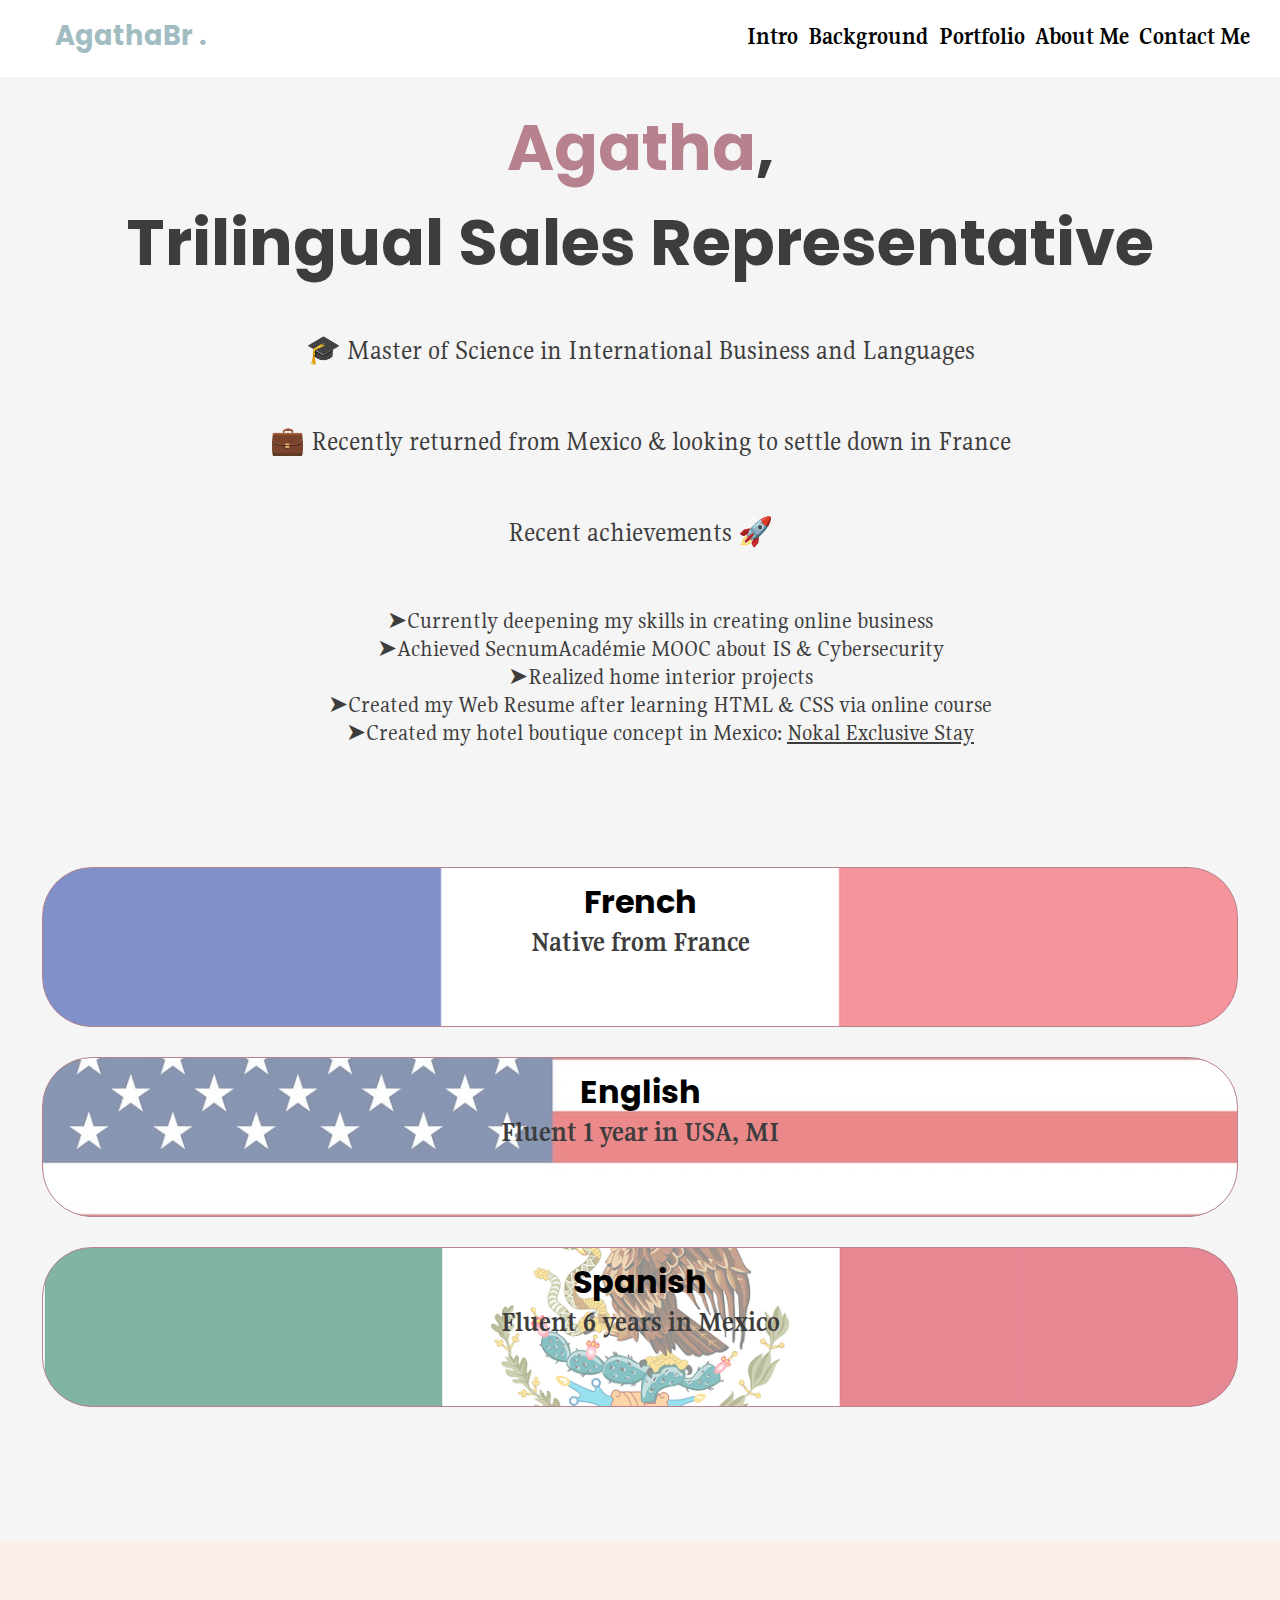
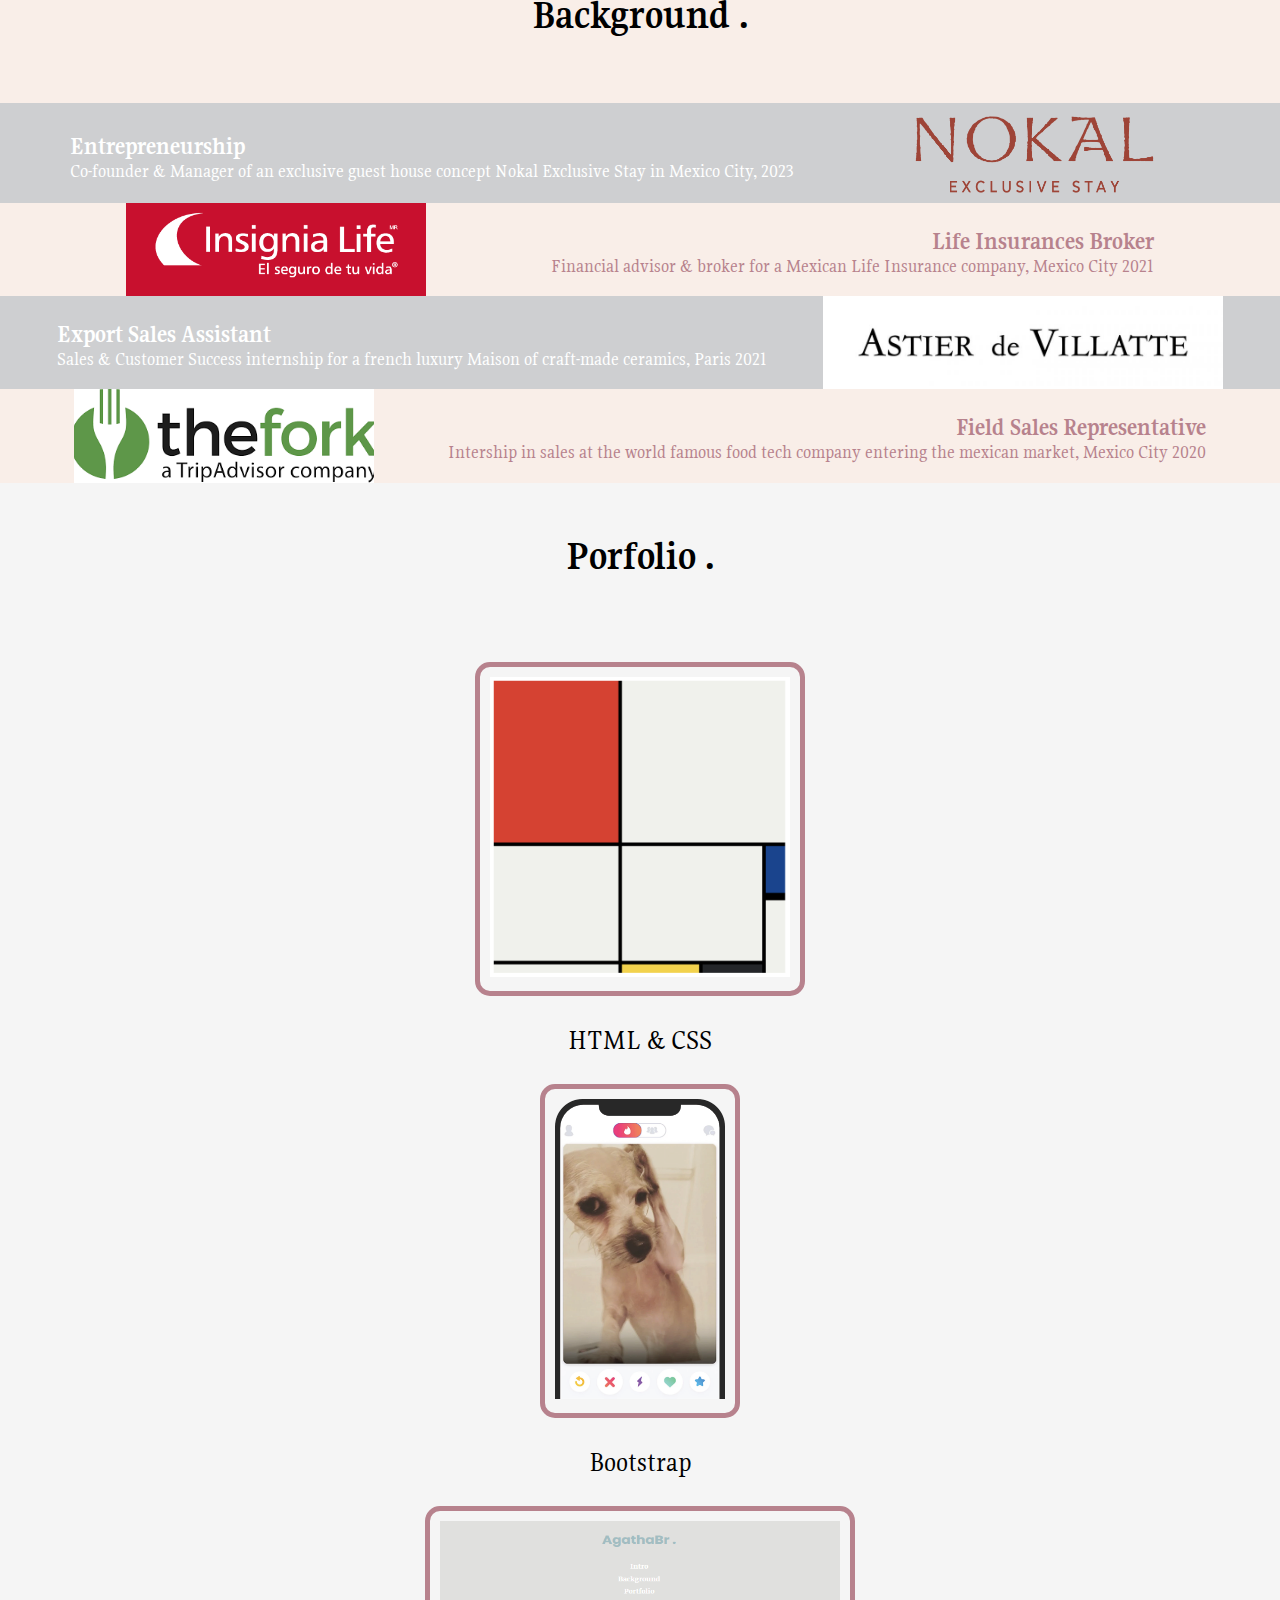
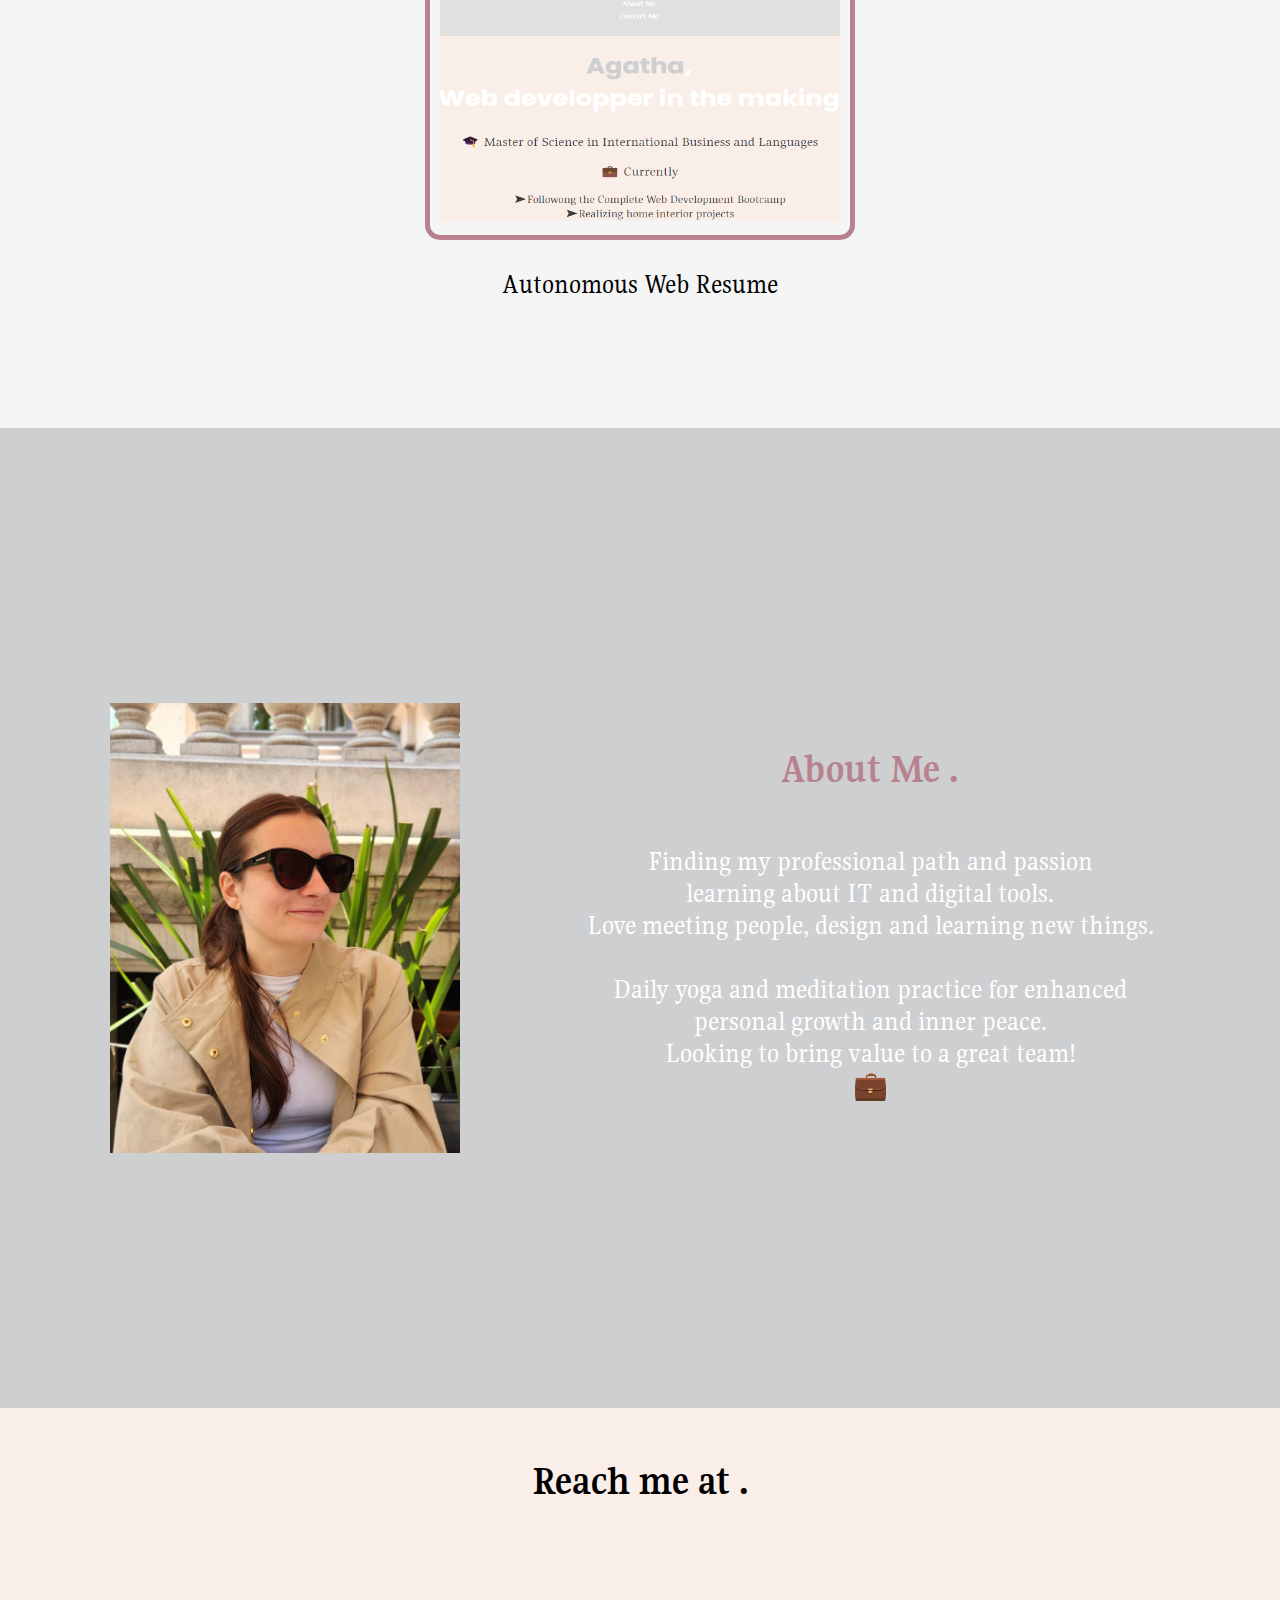
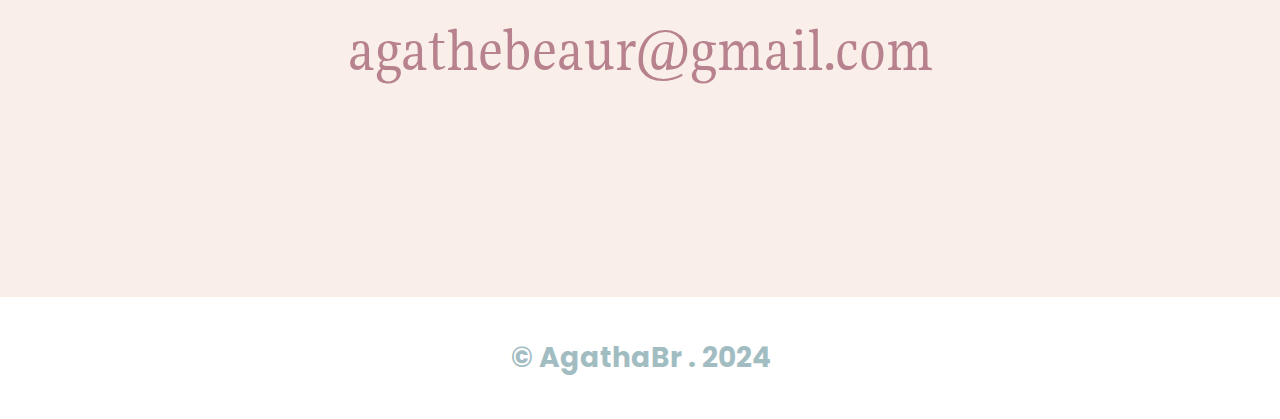
<file: index.html>
<!DOCTYPE html>
<html lang="en">
<head>
    <meta charset="UTF-8">
    <meta name="viewport" content="width=device-width, initial-scale=1.0">
    <title>AgathaBr Web Resume</title>
    <link rel="stylesheet" href="./style.css">
    <link rel="preconnect" href="https://fonts.googleapis.com">
    <link rel="preconnect" href="https://fonts.gstatic.com" crossorigin>
<link href="https://fonts.googleapis.com/css2?family=Gupter:wght@400;500;700&family=Noto+Sans+Cypro+Minoan&family=Poppins:ital,wght@0,100;0,200;0,300;0,400;0,500;0,600;0,700;0,800;0,900;1,100;1,200;1,300;1,400;1,500;1,600;1,700;1,800;1,900&display=swap" rel="stylesheet">
<link rel="preconnect" href="https://fonts.googleapis.com">
<link rel="preconnect" href="https://fonts.gstatic.com" crossorigin>
    <link href="https://fonts.googleapis.com/css2?family=Gupter:wght@400;500;700&family=Noto+Sans+Cypro+Minoan&family=Poppins:ital,wght@0,100;0,200;0,300;0,400;0,500;0,600;0,700;0,800;0,900;1,100;1,200;1,300;1,400;1,500;1,600;1,700;1,800;1,900&display=swap" rel="stylesheet"> 
<link rel="preconnect" href="https://fonts.googleapis.com">
<link rel="preconnect" href="https://fonts.gstatic.com" crossorigin>
    <link href="https://fonts.googleapis.com/css2?family=Gupter:wght@400;500;700&family=Noto+Sans+Cypro+Minoan&family=Noto+Serif+Khitan+Small+Script&family=Poppins:ital,wght@0,100;0,200;0,300;0,400;0,500;0,600;0,700;0,800;0,900;1,100;1,200;1,300;1,400;1,500;1,600;1,700;1,800;1,900&display=swap" rel="stylesheet">
</head>

<body>
    <header>
       <div class="container">
            <a href="index.html"><p class="logo">AgathaBr .</p></a>
            <nav>
                <a href="#intro">Intro</a>
                <a href="#background">Background</a>
                <a href="#portfolio">Portfolio</a>
                <a href="#about-me">About Me</a>
                <a href="#contact">Contact Me</a>
            </nav>
        </div>
    </header>

    <section id="intro">
        <div class="container">
        <h1><span class="color-accent">Agatha</span>, <br/>
            Trilingual Sales Representative</h1>
        <p>🎓 Master of Science in International Business and Languages</p>
        <p>💼 Recently returned from Mexico & looking to settle down in France</p>

        <p>Recent achievements 🚀
                <ul>
                    <li>➤Currently deepening my skills in creating online business</li>
                    <li>➤Achieved SecnumAcadémie MOOC about IS & Cybersecurity</li>
                    <li>➤Realized home interior projects</li>
                    <li>➤Created my Web Resume after learning HTML & CSS via online course</li>
                    <li>➤Created my hotel boutique concept in Mexico: <a href="https://nokal.com.mx/">Nokal Exclusive Stay</a></li>
                </ul>
        </p>    
         </div>

            <div class="languages">
                <div class="flag">
                    <h3 class="french">French</h3>
                    <p>Native from France</p>
                </div>
                <div class="flag">
                    <h3 class="usa">English</h3>
                    <p>Fluent 1 year in USA, MI</p>
                </div>
                <div class="flag">
                    <h3 class="mexican">Spanish</h3>
                    <p>Fluent 6 years in Mexico</p>
                </div>
            </div>
    </section>

    <section id="background">
            <h2>Background .</h2>
                <div class="nokal">
                    <div class="img-container"></div>
                    <div class="texto">
                        <h3>Entrepreneurship</h3>
                            <p>Co-founder & Manager of an exclusive guest house concept Nokal Exclusive Stay in Mexico City, 2023</p>
                    </div>
                </div>
                <div class="il">
                    <div class="img-container"></div>
                    <div class="il-texto">
                        <h3>Life Insurances Broker</h3>
                            <p>Financial advisor & broker for a Mexican Life Insurance company, Mexico City 2021</p>
                    </div>
                </div>
                <div class="adv">
                    <div class="img-container"></div>
                    <div class="texto">
                        <h3>Export Sales Assistant</h3>
                            <p>Sales & Customer Success internship for a french luxury Maison of craft-made ceramics, Paris 2021</p>
                    </div>
                </div>
                <div class="thefork">
                    <div class="img-container"></div>
                    <div class="texto">
                        <h3>Field Sales Representative</h3>
                            <p>Intership in sales at the world famous food tech company entering the mexican market, Mexico City 2020</p>
                    </div>
                </div>
    </section>

    <section id="portfolio">
        <h2>Porfolio .</h2>
        <div class="container">
            <a href="10.3 Mondrian Project/index.html"><img src="./10.3 Mondrian Project/goal.png" height="300px" alt="Mondiran project goal"></a>
                <p>HTML & CSS</p>
            <a href="11.3 TinDog Project/index.html"><img src="./11.3 TinDog Project/images/iphone.png" height="300px" alt="Tindog project"></a>
                <p>Bootstrap</p>
            <a href="index.html"><img src="./Images/Web-resume.png" height="300px" width="400px" alt="Web resume picture"></a>
                <p>Autonomous Web Resume</p>
        </div>
    </section>  
    
    <section id="about-me">
        <div class="container">
        <div class="pic-of-me"></div>
        <div class="text">
            <h2>About Me .</h2>
            <p>Finding my professional path and passion
                <br/>
                learning about IT and digital tools.
                <br/>
                Love meeting people, design and learning new things.
                <br/>
                </br>
                Daily yoga and meditation practice for enhanced personal growth and inner peace.
                </br>
                Looking to bring value to a great team!
                </br>
                💼
            </p>
        </div>
        </div>
    </section>

    <section id="contact">
        <h2>Reach me at .</h2>
        <a href="mailto:agathebaur@gmail.com"><p>agathebeaur@gmail.com</p></a>
    </section>

    <footer>
        <div class="container">
            <p>&copy; AgathaBr . 2024</p>
        </div>
    </footer>
</body>
</html>
</file>
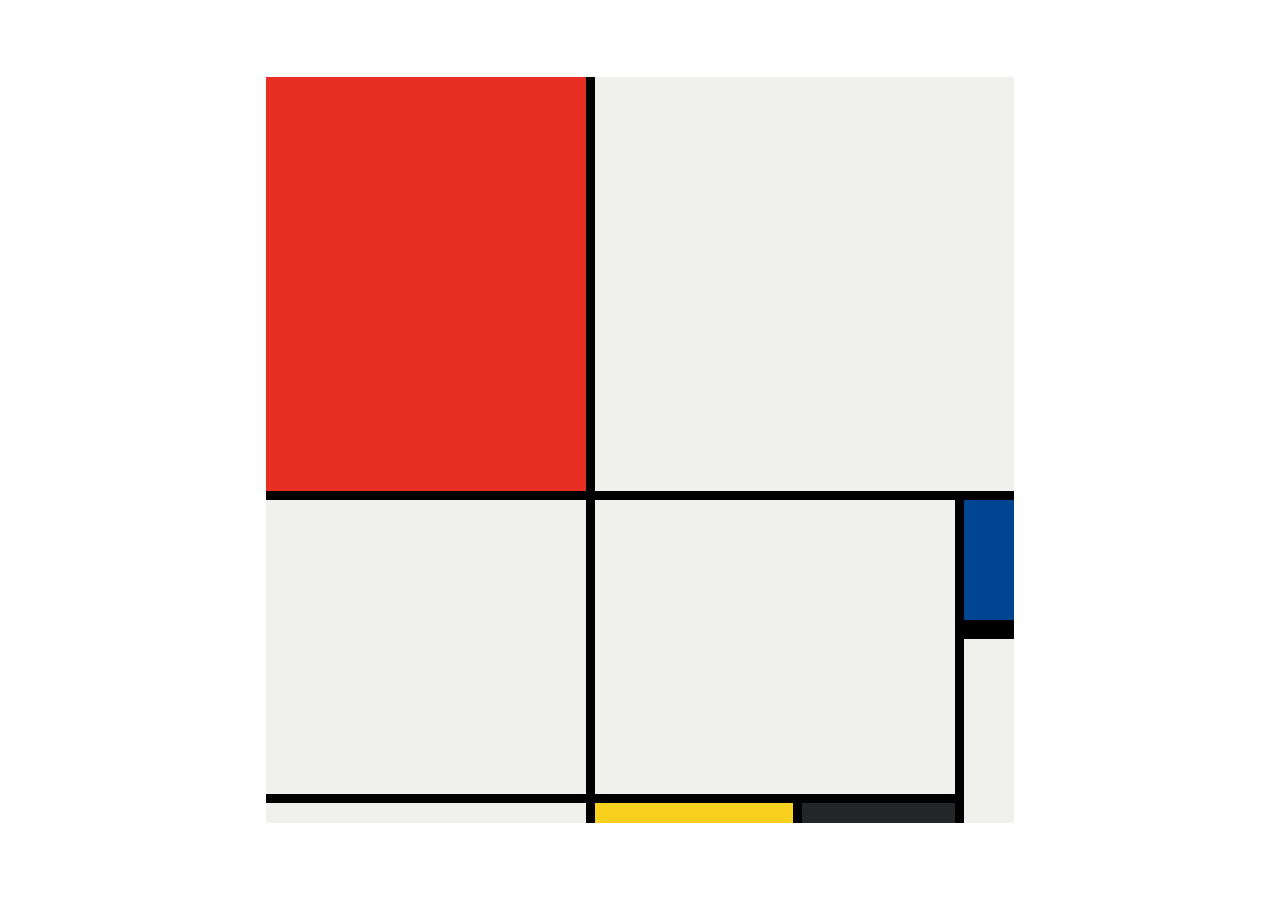
<file: 10.3 Mondrian Project/index.html>
<!DOCTYPE html>
<html lang="en">

<head>
  <meta charset="UTF-8">
  <meta name="viewport" content="width=device-width, initial-scale=1.0">
  <title>Mondrian Project</title>
  <style>
    /*
    Write your CSS here
    Gap Colour:
    White: #F0F1EC
    Red: #E72F24
    Black: #232629
    Blue: #004592
    Yellow: #F9D01E */

    body {
      display: flex;
      justify-content: center;
      align-items: center;  
      height: 100vh;
      margin: 0;
      padding: 0;
     }

    .container {
      display: grid;
      background-color: #000;
      gap: 9px;
      grid-template-columns:320px 198px 153px 50px;
      grid-template-rows: 414px 130px 155px 20px;
      max-width: 748px;
      max-height: 748px;
      justify-content: center;

        .Red {
          background-color: #E72F24;
          grid-area: 1/1/2/2;
        }

        .White1 {
          background-color:#F0F1EC;
          grid-column: span 3;
          grid-row: auto;
        }

        .White2 {
          background-color:#F0F1EC;
          grid-area: 2/1/4/2;
        }

        .White3 {
          background-color:#F0F1EC;
          grid-column: span 2;
          grid-row: span 2;
        }

        .Blue {
          background-color: #004592;
          grid-area: 2/4/3/5;
          border: 9px solid black;
          border-width: 0px 0px 10px 0px;
        }

        .White4 {
          background-color:#F0F1EC;
          grid-area: 4/1/4/2;
        }

        .Yellow {
          background-color: #F9D01E;
          grid-area: 4/2/5/3;
        }

        .Grey {
          background-color: #232629;
          grid-area: 4/3/5/4;
        }

        .White5 {
          background-color: #F0F1EC;
          grid-area: 3/4/5/5;
        }
    }
  </style>
</head>


<body>
  <div class="container">
    <div class="Red"> </div>
    <div class="White1"> </div>
    <div class="White2"> </div>
    <div class="White3"> </div>
    <div class="Blue"> </div>
    <div class="White4"> </div>
    <div class="Yellow"> </div>
    <div class="Grey"> </div>
    <div class="White5"> </div>
  </div>
</body>
</html>
</file>
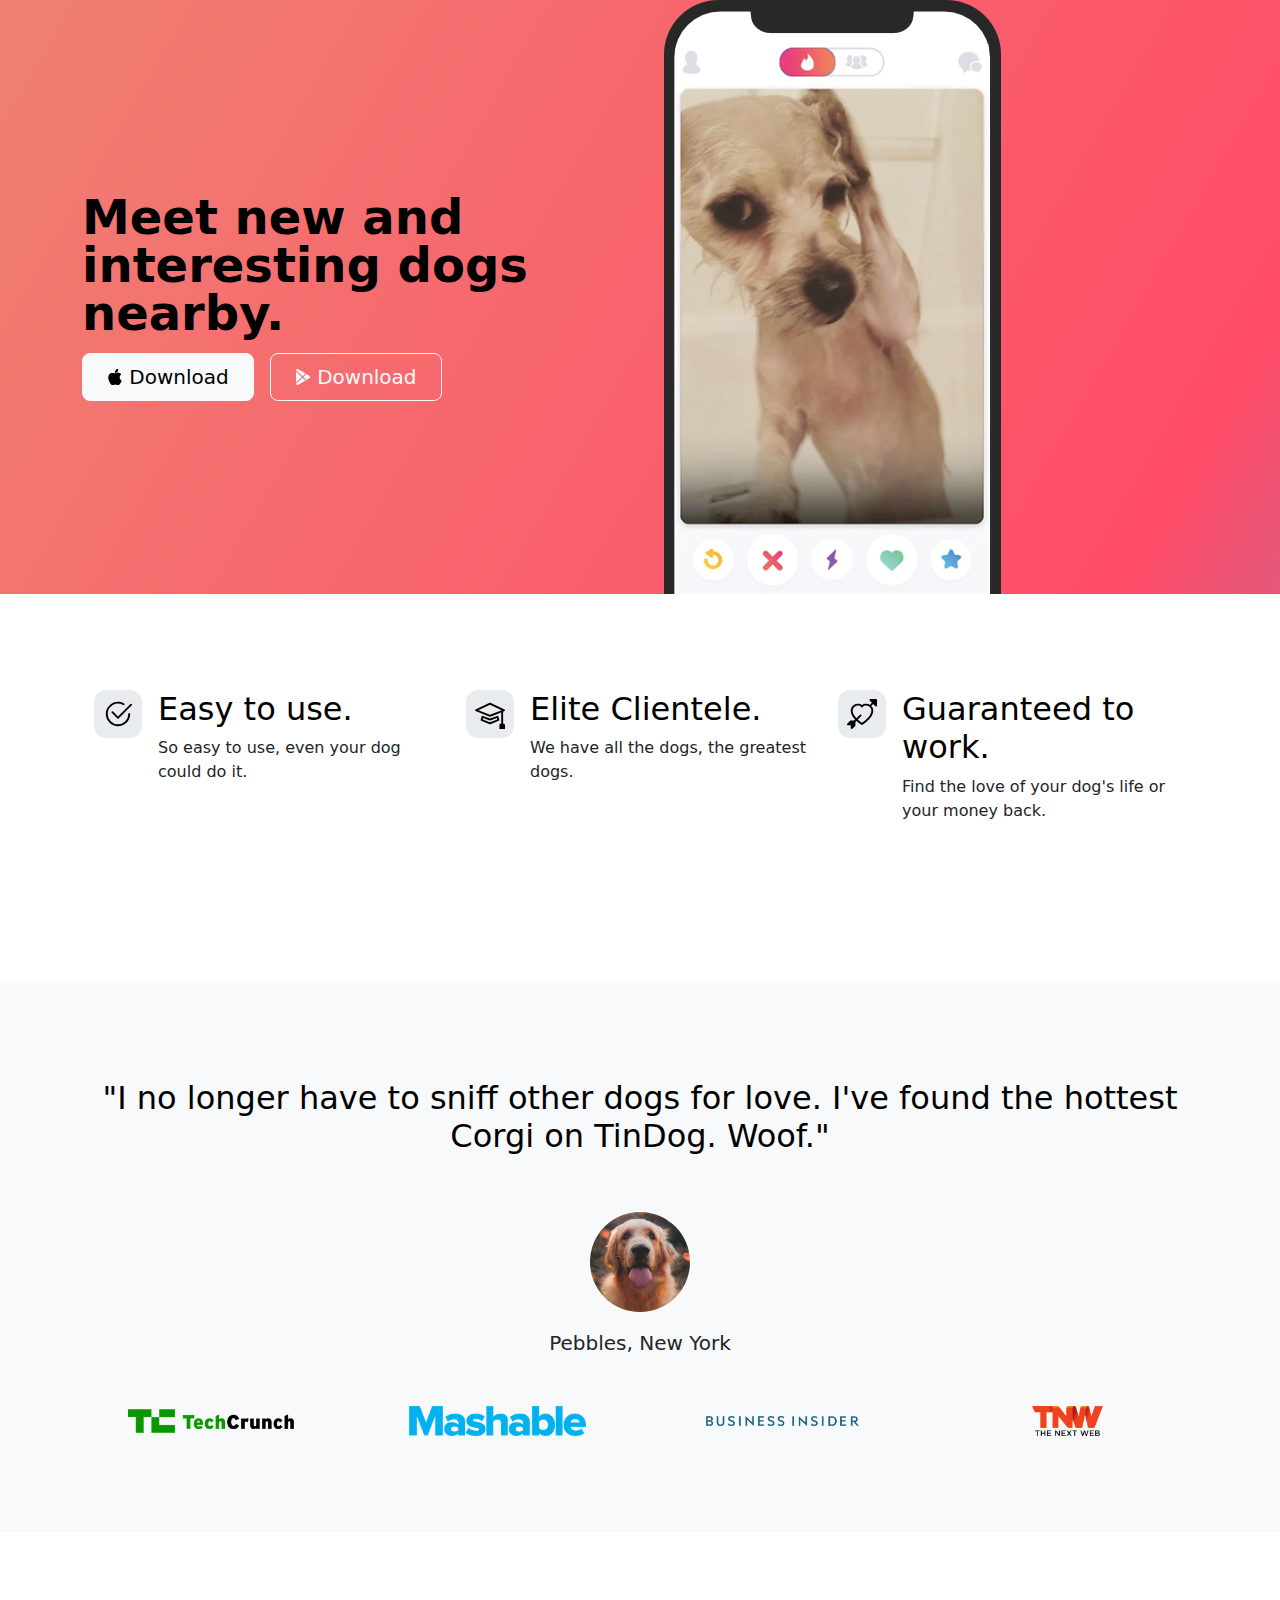
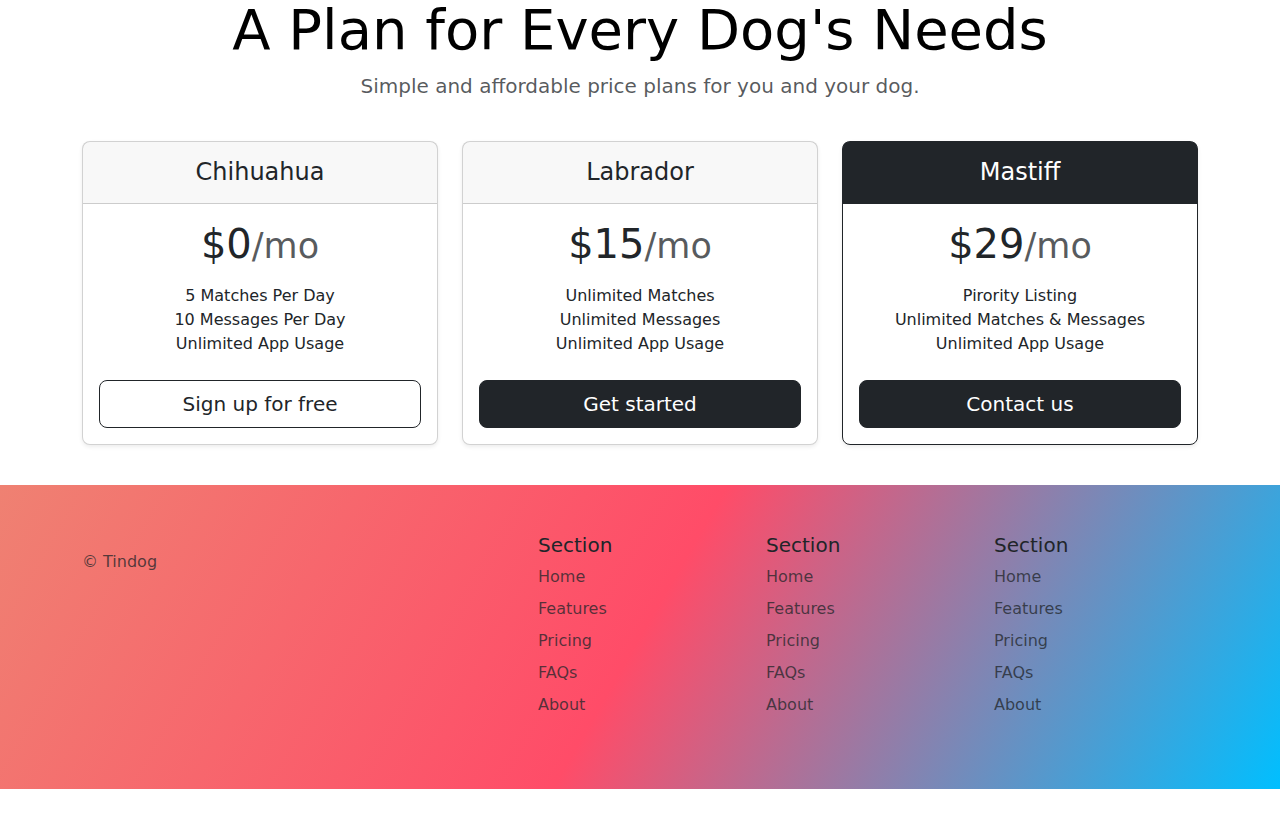
<file: 11.3 TinDog Project/index.html>
<!DOCTYPE html>
<html lang="en">

<head>
  <meta charset="UTF-8">
  <meta name="viewport" content="width=device-width, initial-scale=1.0">
  <title>TinDog</title>
  <link rel="stylesheet" href="../11.3 TinDog Project/css/style.css">
  <link href="https://cdn.jsdelivr.net/npm/bootstrap@5.3.3/dist/css/bootstrap.min.css" rel="stylesheet" integrity="sha384-QWTKZyjpPEjISv5WaRU9OFeRpok6YctnYmDr5pNlyT2bRjXh0JMhjY6hW+ALEwIH" crossorigin="anonymous">
</head>

<body>

  <!-- Title -->
  <section class="gradient-background" id="title">
    <div class="container">
        <div class="row flex-lg-row-reverse align-items-center g-5 py-6">
          <div class="col-10 col-sm-8 col-lg-6">
            <img src="./images/iphone.png" alt="iphone with dog">
          </div>
        <div class="col-lg-6">
        <h1 class="display-5 fw-bold text-body-emphasis lh-1 mb-3">Meet new and interesting dogs nearby.
        </h1>
        <div class="d-grid gap-2 d-md-flex justify-content-md-start">
          <button type="button" class="btn btn-light btn-lg px-4 me-md-2"> <svg xmlns="http://www.w3.org/2000/svg" width="16" height="16" fill="currentColor"
            class="bi bi-apple mb-1" viewBox="0 0 16 16">
            <path
              d="M11.182.008C11.148-.03 9.923.023 8.857 1.18c-1.066 1.156-.902 2.482-.878 2.516.024.034 1.52.087 2.475-1.258.955-1.345.762-2.391.728-2.43Zm3.314 11.733c-.048-.096-2.325-1.234-2.113-3.422.212-2.189 1.675-2.789 1.698-2.854.023-.065-.597-.79-1.254-1.157a3.692 3.692 0 0 0-1.563-.434c-.108-.003-.483-.095-1.254.116-.508.139-1.653.589-1.968.607-.316.018-1.256-.522-2.267-.665-.647-.125-1.333.131-1.824.328-.49.196-1.422.754-2.074 2.237-.652 1.482-.311 3.83-.067 4.56.244.729.625 1.924 1.273 2.796.576.984 1.34 1.667 1.659 1.899.319.232 1.219.386 1.843.067.502-.308 1.408-.485 1.766-.472.357.013 1.061.154 1.782.539.571.197 1.111.115 1.652-.105.541-.221 1.324-1.059 2.238-2.758.347-.79.505-1.217.473-1.282Z" />
            <path
              d="M11.182.008C11.148-.03 9.923.023 8.857 1.18c-1.066 1.156-.902 2.482-.878 2.516.024.034 1.52.087 2.475-1.258.955-1.345.762-2.391.728-2.43Zm3.314 11.733c-.048-.096-2.325-1.234-2.113-3.422.212-2.189 1.675-2.789 1.698-2.854.023-.065-.597-.79-1.254-1.157a3.692 3.692 0 0 0-1.563-.434c-.108-.003-.483-.095-1.254.116-.508.139-1.653.589-1.968.607-.316.018-1.256-.522-2.267-.665-.647-.125-1.333.131-1.824.328-.49.196-1.422.754-2.074 2.237-.652 1.482-.311 3.83-.067 4.56.244.729.625 1.924 1.273 2.796.576.984 1.34 1.667 1.659 1.899.319.232 1.219.386 1.843.067.502-.308 1.408-.485 1.766-.472.357.013 1.061.154 1.782.539.571.197 1.111.115 1.652-.105.541-.221 1.324-1.059 2.238-2.758.347-.79.505-1.217.473-1.282Z" />
            </svg> Download</button>

          <button type="button" class="btn btn-outline-light btn-lg px-4"> <svg xmlns="http://www.w3.org/2000/svg" width="16" height="16" fill="currentColor"
            class="bi bi-google-play mb-1" viewBox="0 0 16 16">
            <path
              d="M14.222 9.374c1.037-.61 1.037-2.137 0-2.748L11.528 5.04 8.32 8l3.207 2.96 2.694-1.586Zm-3.595 2.116L7.583 8.68 1.03 14.73c.201 1.029 1.36 1.61 2.303 1.055l7.294-4.295ZM1 13.396V2.603L6.846 8 1 13.396ZM1.03 1.27l6.553 6.05 3.044-2.81L3.333.215C2.39-.341 1.231.24 1.03 1.27Z" />
            </svg> Download</button>        
        </div>
      </div>
    </div>
    </div>
  </section>

  <!-- Features -->
  <section id="features">
    <div class="container px-4 py-5" id="hanging-icons">
      <div class="row g-4 py-5 row-cols-1 row-cols-lg-3">
        <div class="col d-flex align-items-start">
          <div class="icon-square text-body-emphasis bg-body-secondary d-inline-flex align-items-center justify-content-center fs-4 flex-shrink-0 me-3">
            <svg xmlns="http://www.w3.org/2000/svg" height="30" fill="currentColor" class="bi bi-check2-circle"
            viewBox="0 0 16 16">
            <path
            d="M2.5 8a5.5 5.5 0 0 1 8.25-4.764.5.5 0 0 0 .5-.866A6.5 6.5 0 1 0 14.5 8a.5.5 0 0 0-1 0 5.5 5.5 0 1 1-11 0z" />
            <path
            d="M15.354 3.354a.5.5 0 0 0-.708-.708L8 9.293 5.354 6.646a.5.5 0 1 0-.708.708l3 3a.5.5 0 0 0 .708 0l7-7z" />
            </svg>          
          </div>
          <div>
            <h3 class="fs-2 text-body-emphasis">Easy to use.</h3>
            <p>So easy to use, even your dog could do it.</p>
          </div>
        </div>

        <div class="col d-flex align-items-start">
          <div class="icon-square text-body-emphasis bg-body-secondary d-inline-flex align-items-center justify-content-center fs-4 flex-shrink-0 me-3">
            <svg xmlns="http://www.w3.org/2000/svg" height="30" fill="currentColor" class="bi bi-mortarboard" viewBox="0 0 16 16">
              <path d="M8.211 2.047a.5.5 0 0 0-.422 0l-7.5 3.5a.5.5 0 0 0 .025.917l7.5 3a.5.5 0 0 0 .372 0L14 7.14V13a1 1 0 0 0-1 1v2h3v-2a1 1 0 0 0-1-1V6.739l.686-.275a.5.5 0 0 0 .025-.917l-7.5-3.5ZM8 8.46 1.758 5.965 8 3.052l6.242 2.913L8 8.46Z"/>
              <path d="M4.176 9.032a.5.5 0 0 0-.656.327l-.5 1.7a.5.5 0 0 0 .294.605l4.5 1.8a.5.5 0 0 0 .372 0l4.5-1.8a.5.5 0 0 0 .294-.605l-.5-1.7a.5.5 0 0 0-.656-.327L8 10.466 4.176 9.032Zm-.068 1.873.22-.748 3.496 1.311a.5.5 0 0 0 .352 0l3.496-1.311.22.748L8 12.46l-3.892-1.556Z"/>
              </svg>          
          </div>
          <div>
            <h3 class="fs-2 text-body-emphasis">Elite Clientele.</h3>
            <p>We have all the dogs, the greatest dogs.</p>
          </div>
        </div>
        
        <div class="col d-flex align-items-start">
          <div class="icon-square text-body-emphasis bg-body-secondary d-inline-flex align-items-center justify-content-center fs-4 flex-shrink-0 me-3">
            <svg xmlns="http://www.w3.org/2000/svg" height="30" fill="currentColor" class="bi bi-arrow-through-heart"
              viewBox="0 0 16 16">
              <path fill-rule="evenodd"
                d="M2.854 15.854A.5.5 0 0 1 2 15.5V14H.5a.5.5 0 0 1-.354-.854l1.5-1.5A.5.5 0 0 1 2 11.5h1.793l.53-.53c-.771-.802-1.328-1.58-1.704-2.32-.798-1.575-.775-2.996-.213-4.092C3.426 2.565 6.18 1.809 8 3.233c1.25-.98 2.944-.928 4.212-.152L13.292 2 12.147.854A.5.5 0 0 1 12.5 0h3a.5.5 0 0 1 .5.5v3a.5.5 0 0 1-.854.354L14 2.707l-1.006 1.006c.236.248.44.531.6.845.562 1.096.585 2.517-.213 4.092-.793 1.563-2.395 3.288-5.105 5.08L8 13.912l-.276-.182a21.86 21.86 0 0 1-2.685-2.062l-.539.54V14a.5.5 0 0 1-.146.354l-1.5 1.5Zm2.893-4.894A20.419 20.419 0 0 0 8 12.71c2.456-1.666 3.827-3.207 4.489-4.512.679-1.34.607-2.42.215-3.185-.817-1.595-3.087-2.054-4.346-.761L8 4.62l-.358-.368c-1.259-1.293-3.53-.834-4.346.761-.392.766-.464 1.845.215 3.185.323.636.815 1.33 1.519 2.065l1.866-1.867a.5.5 0 1 1 .708.708L5.747 10.96Z" />
            </svg>
          </div>
          <div>
            <h3 class="fs-2 text-body-emphasis">Guaranteed to work.</h3>
            <p>Find the love of your dog's life or your money back.</p>
          </div>
        </div>
      </div>
    </div>

  </section>
  <!-- Testimonial -->
  <section id="testimonial">
    <div class="my-5">
      <div class="p-5 text-center bg-body-tertiary">
        <div class="container py-5">
          <h2 class="text-body-emphasis">"I no longer have to sniff other dogs for love. I've found the hottest Corgi on TinDog. Woof."</h2>
            <div class="testimonial-div">
            <img class="doggo-img mt-5" src="./images/dog-img.jpg" height="100px" alt="Doggo">
            <p class="col-lg-8 mx-auto lead mt-2">
            Pebbles, New York
            </p>
            </div>

          <div class="row">
            <div class="col-lg-3 col-sm-12">
              <img src="./images/techcrunch.png" height="30px" alt="logo tech crunch"></div>
            <div class="col-lg-3 col-sm-12"><img src="./images/mashable.png" height="30px" alt="logo mashable"></div>
            <div class="col-lg-3 col-sm-12"><img src="./images/bizinsider.png" height="30px" alt="logo Business Insider"></div>
            <div class="col-lg-3 col-sm-12"><img src="./images/tnw.png" height="30px" alt="logo tnw"></div>
          </div>
        </div>

      </div>
    </div>

  </section>
  <!-- Pricing -->
  <section id="pricing">
    <div class="container">
    <div class="pricing-header p-3 pb-md-4 mx-auto text-center">
      <h2 class="display-4 fw-normal text-body-emphasis">A Plan for Every Dog's Needs</h2>
      <p class="fs-5 text-body-secondary">Simple and affordable price plans for you and your dog.</p>
    </div>
    <div class="row row-cols-1 row-cols-md-3 mb-3 text-center">
      <div class="col">
        <div class="card mb-4 rounded-3 shadow-sm">
          <div class="card-header py-3">
            <h4 class="my-0 fw-normal">Chihuahua</h4>
          </div>
          <div class="card-body">
            <h1 class="card-title pricing-card-title">$0<small class="text-body-secondary fw-light">/mo</small></h1>
            <ul class="list-unstyled mt-3 mb-4">
              <li>5 Matches Per Day</li>
              <li>10 Messages Per Day</li>
              <li>Unlimited App Usage</li>
            </ul>
            <button type="button" class="w-100 btn btn-lg btn btn-outline-dark">Sign up for free</button>
          </div>
        </div>
      </div>
      <div class="col">
        <div class="card mb-4 rounded-3 shadow-sm">
          <div class="card-header py-3">
            <h4 class="my-0 fw-normal">Labrador</h4>
          </div>
          <div class="card-body">
            <h1 class="card-title pricing-card-title">$15<small class="text-body-secondary fw-light">/mo</small></h1>
            <ul class="list-unstyled mt-3 mb-4">
              <li>Unlimited Matches</li>
              <li>Unlimited Messages</li>
              <li>Unlimited App Usage</li>
            </ul>
            <button type="button" class="w-100 btn btn-lg btn btn-dark">Get started</button>
          </div>
        </div>
      </div>
      <div class="col">
        <div class="card mb-4 rounded-3 shadow-sm border-dark">
          <div class="card-header py-3 text-bg-dark border-dark">
            <h4 class="my-0 fw-normal">Mastiff</h4>
          </div>
          <div class="card-body">
            <h1 class="card-title pricing-card-title">$29<small class="text-body-secondary fw-light">/mo</small></h1>
            <ul class="list-unstyled mt-3 mb-4">
              <li>Pirority Listing</li>
              <li>Unlimited Matches & Messages</li>
              <li>Unlimited App Usage</li>
            </ul>
            <button type="button" class="w-100 btn btn-lg btn btn-dark">Contact us</button>
          </div>
        </div>
      </div>
    </div>
    </div>

  </section>
  <!-- Footer -->
  <section id="footer">
    <div class="container">
    <footer class="row row-cols-1 row-cols-sm-2 row-cols-md-5 py-5 mt-12">
      <div class="col mb-1">
        <a href="/" class="d-flex align-items-center mb-3 link-body-emphasis text-decoration-none">
          <svg class="bi me-1" width="40" height="1"><use xlink:href="#bootstrap"></use></svg>
        </a>
        <p class="text-body-secondary">© Tindog</p>
      </div>
  
      <div class="col mb-3">
  
      </div>
  
      <div class="col mb-3">
        <h5>Section</h5>
        <ul class="nav flex-column">
          <li class="nav-item mb-2"><a href="#" class="nav-link p-0 text-body-secondary">Home</a></li>
          <li class="nav-item mb-2"><a href="#" class="nav-link p-0 text-body-secondary">Features</a></li>
          <li class="nav-item mb-2"><a href="#" class="nav-link p-0 text-body-secondary">Pricing</a></li>
          <li class="nav-item mb-2"><a href="#" class="nav-link p-0 text-body-secondary">FAQs</a></li>
          <li class="nav-item mb-2"><a href="#" class="nav-link p-0 text-body-secondary">About</a></li>
        </ul>
      </div>
  
      <div class="col mb-3">
        <h5>Section</h5>
        <ul class="nav flex-column">
          <li class="nav-item mb-2"><a href="#" class="nav-link p-0 text-body-secondary">Home</a></li>
          <li class="nav-item mb-2"><a href="#" class="nav-link p-0 text-body-secondary">Features</a></li>
          <li class="nav-item mb-2"><a href="#" class="nav-link p-0 text-body-secondary">Pricing</a></li>
          <li class="nav-item mb-2"><a href="#" class="nav-link p-0 text-body-secondary">FAQs</a></li>
          <li class="nav-item mb-2"><a href="#" class="nav-link p-0 text-body-secondary">About</a></li>
        </ul>
      </div>
  
      <div class="col mb-3">
        <h5>Section</h5>
        <ul class="nav flex-column">
          <li class="nav-item mb-2"><a href="#" class="nav-link p-0 text-body-secondary">Home</a></li>
          <li class="nav-item mb-2"><a href="#" class="nav-link p-0 text-body-secondary">Features</a></li>
          <li class="nav-item mb-2"><a href="#" class="nav-link p-0 text-body-secondary">Pricing</a></li>
          <li class="nav-item mb-2"><a href="#" class="nav-link p-0 text-body-secondary">FAQs</a></li>
          <li class="nav-item mb-2"><a href="#" class="nav-link p-0 text-body-secondary">About</a></li>
        </ul>
      </div>
    </footer>
  </div>
  </section>

  <script src="https://cdn.jsdelivr.net/npm/bootstrap@5.3.3/dist/js/bootstrap.bundle.min.js" integrity="sha384-YvpcrYf0tY3lHB60NNkmXc5s9fDVZLESaAA55NDzOxhy9GkcIdslK1eN7N6jIeHz" crossorigin="anonymous"></script>
</body>

</html>
</file>
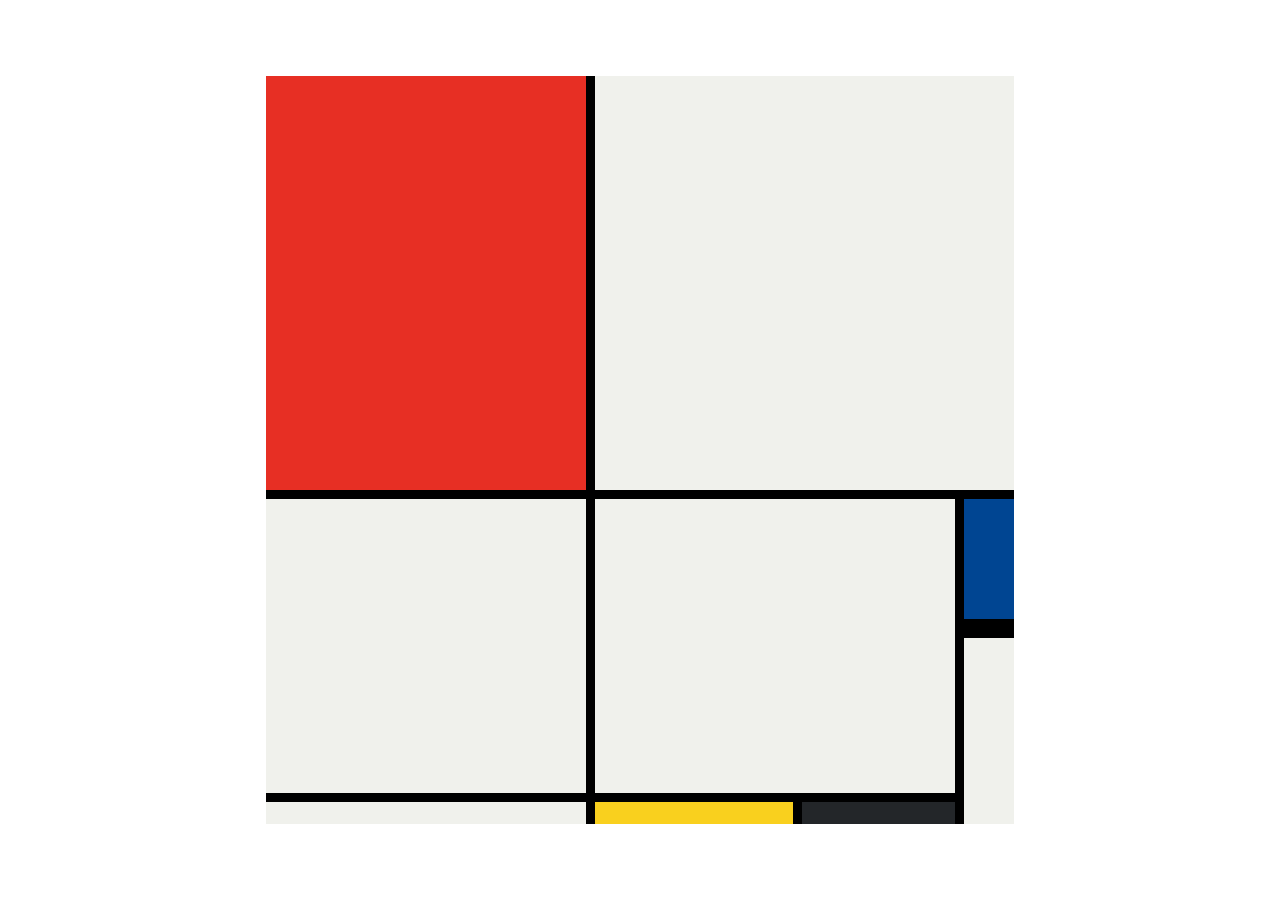
<file: 10.3 Mondrian Project/solution.html>
<!DOCTYPE html>
<html lang="en">

<head>
  <meta charset="UTF-8">
  <meta name="viewport" content="width=device-width, initial-scale=1.0">
  <title>Mondrian Project</title>
  <style>
    /* 
    Write your CSS here 
    Line Colour: #000
    White: #F0F1EC
    Red: #E72F24
    Black: #232629
    Blue: #004592
    Yellow: #F9D01E
    */
    body {
      display: flex;
      justify-content: center;
      align-items: center;
      height: 100vh;
      margin: 0;
      padding: 0;
    }

    .container {
      height: 748px;
      width: 748px;
      display: grid;
      background-color: #000;
      grid-template-columns: 320px 198px 153px 50px;
      grid-template-rows: 414px 130px 155px 22px;
      gap: 9px;
    }

    .item {
      background-color: #F0F1EC;
    }

    .red {
      background-color: #E72F24;
    }

    .white1 {
      grid-column: span 3;
    }

    .white2 {
      grid-row: span 2;
    }

    .white3 {
      grid-area: 2 / 2 / 4 /4
    }

    .blue {
      background-color: #004592;
      border-bottom: 10px solid #000;
    }

    .white4 {
      grid-row: span 2;
    }

    .yellow {
      background-color: #F9D01E;
    }

    .black {
      background-color: #232629;
    }
  </style>
</head>

<body>
  <!-- Write your HTML here -->

  <div class="container">
    <div class="item red"></div>
    <div class="item white1"></div>
    <div class="item white2"></div>
    <div class="item white3"></div>

    <div class="item blue"></div>
    <div class="item white4"></div>

    <div class="item"></div>
    <div class="item yellow"></div>
    <div class="item black"></div>
  </div>
</body>

</html>
</file>
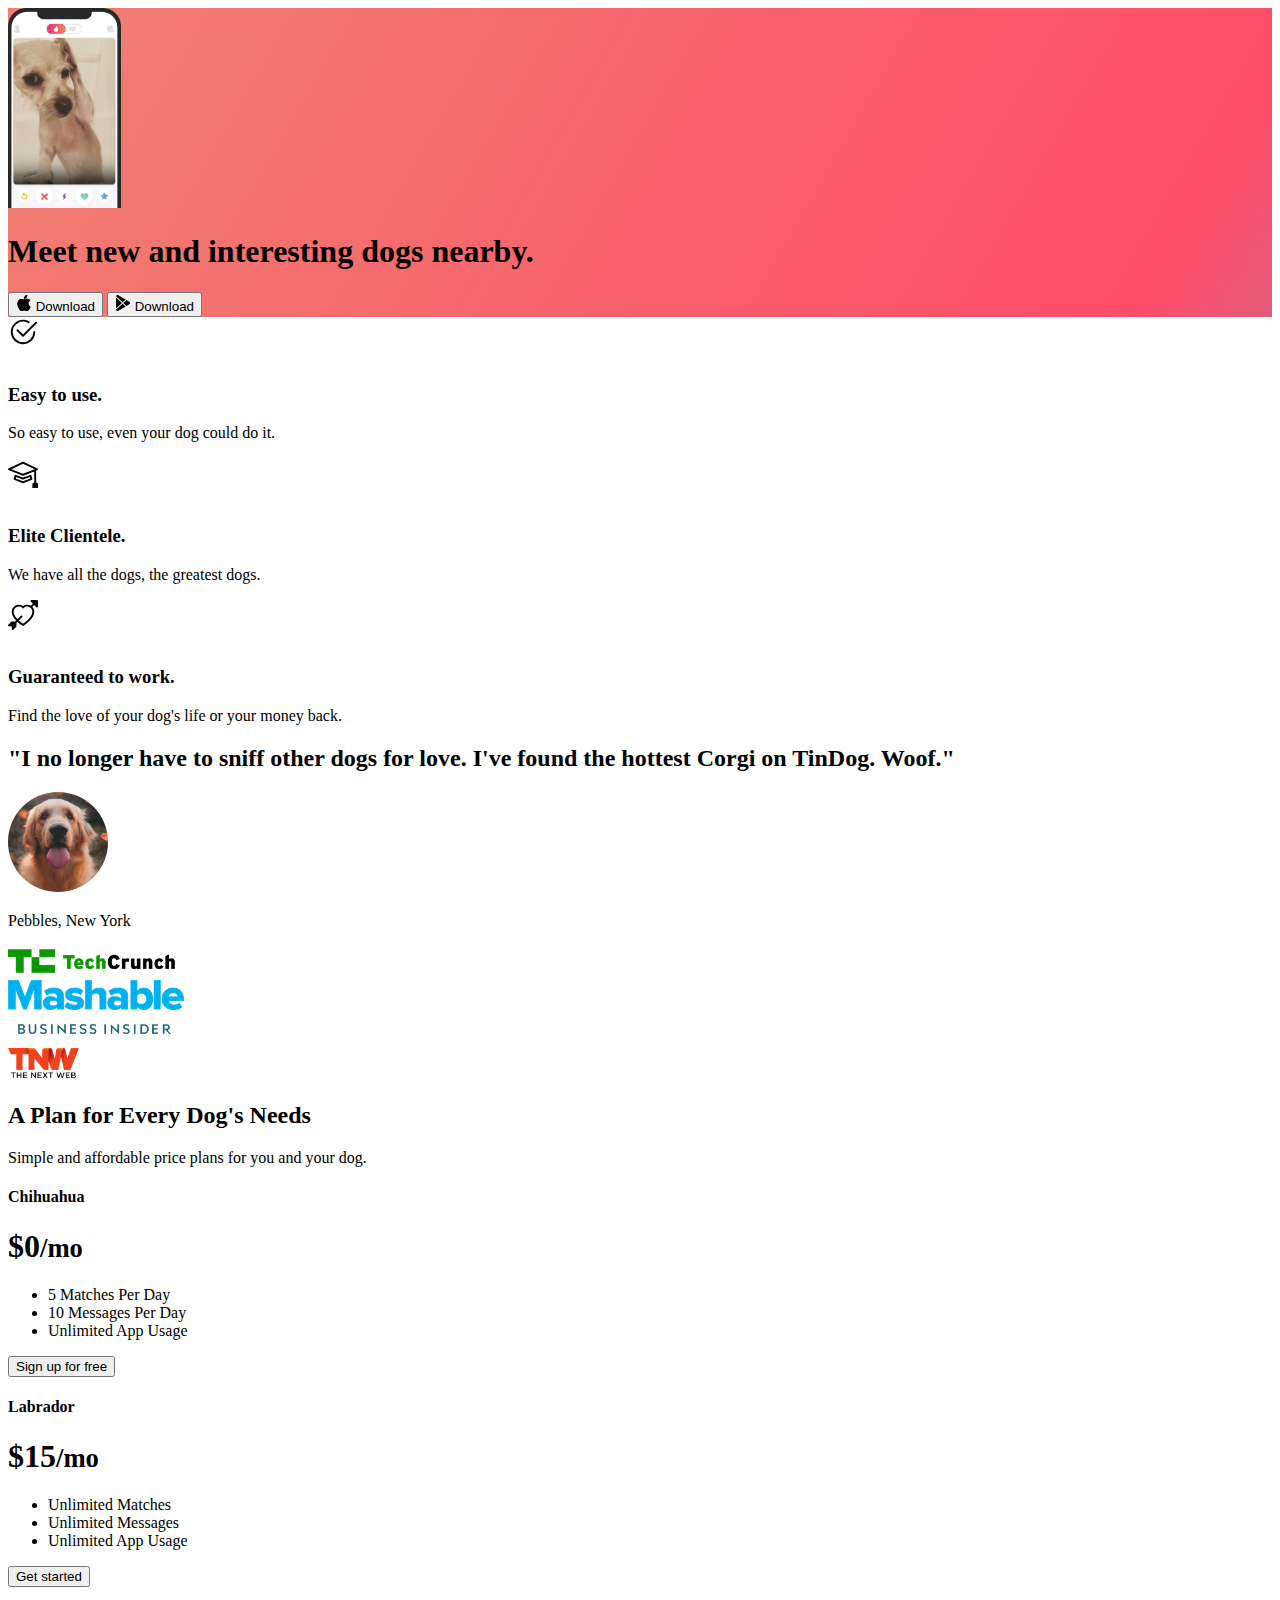
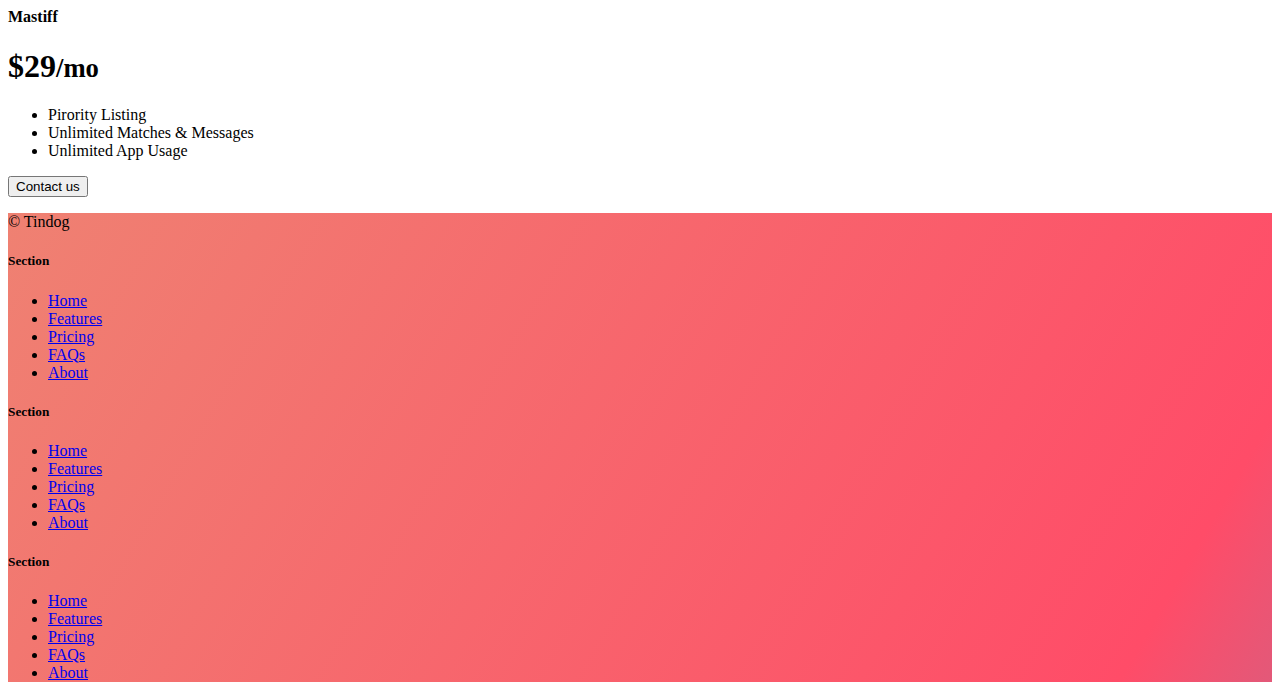
<file: 11.3 TinDog Project/solution.html>
<!DOCTYPE html>
<html lang="en">

<head>
  <meta charset="UTF-8">
  <meta name="viewport" content="width=device-width, initial-scale=1.0">
  <title>TinDog</title>
  <link href="https://cdn.jsdelivr.net/npm/bootstrap@5.3.0-alpha3/dist/css/bootstrap.min.css" rel="stylesheet"
    integrity="sha384-KK94CHFLLe+nY2dmCWGMq91rCGa5gtU4mk92HdvYe+M/SXH301p5ILy+dN9+nJOZ" crossorigin="anonymous">
  <link rel="stylesheet" href="./css/solution.css">
</head>

<body>


  <!-- Title -->
  <section id="title" class="gradient-background">

    <div class="container col-xxl-8 px-4 pt-5">
      <div class="row flex-lg-row-reverse align-items-center g-5 pt-5">
        <div class="col-10 col-sm-8 col-lg-6">
          <img src="./images/iphone.png" class="d-block mx-lg-auto img-fluid" alt="Bootstrap Themes" height="200"
            loading="lazy">
        </div>
        <div class="col-lg-6">
          <h1 class="display-5 fw-bold text-body-emphasis lh-1 mb-3">Meet new and interesting dogs nearby.</h1>

          <div class="d-grid gap-2 d-md-flex justify-content-md-start">
            <button type="button" class="btn btn-light btn-lg px-4 me-md-2"><svg xmlns="http://www.w3.org/2000/svg"
                width="16" height="16" fill="currentColor" class="bi bi-apple mb-1" viewBox="0 0 16 16">
                <path
                  d="M11.182.008C11.148-.03 9.923.023 8.857 1.18c-1.066 1.156-.902 2.482-.878 2.516.024.034 1.52.087 2.475-1.258.955-1.345.762-2.391.728-2.43Zm3.314 11.733c-.048-.096-2.325-1.234-2.113-3.422.212-2.189 1.675-2.789 1.698-2.854.023-.065-.597-.79-1.254-1.157a3.692 3.692 0 0 0-1.563-.434c-.108-.003-.483-.095-1.254.116-.508.139-1.653.589-1.968.607-.316.018-1.256-.522-2.267-.665-.647-.125-1.333.131-1.824.328-.49.196-1.422.754-2.074 2.237-.652 1.482-.311 3.83-.067 4.56.244.729.625 1.924 1.273 2.796.576.984 1.34 1.667 1.659 1.899.319.232 1.219.386 1.843.067.502-.308 1.408-.485 1.766-.472.357.013 1.061.154 1.782.539.571.197 1.111.115 1.652-.105.541-.221 1.324-1.059 2.238-2.758.347-.79.505-1.217.473-1.282Z" />
                <path
                  d="M11.182.008C11.148-.03 9.923.023 8.857 1.18c-1.066 1.156-.902 2.482-.878 2.516.024.034 1.52.087 2.475-1.258.955-1.345.762-2.391.728-2.43Zm3.314 11.733c-.048-.096-2.325-1.234-2.113-3.422.212-2.189 1.675-2.789 1.698-2.854.023-.065-.597-.79-1.254-1.157a3.692 3.692 0 0 0-1.563-.434c-.108-.003-.483-.095-1.254.116-.508.139-1.653.589-1.968.607-.316.018-1.256-.522-2.267-.665-.647-.125-1.333.131-1.824.328-.49.196-1.422.754-2.074 2.237-.652 1.482-.311 3.83-.067 4.56.244.729.625 1.924 1.273 2.796.576.984 1.34 1.667 1.659 1.899.319.232 1.219.386 1.843.067.502-.308 1.408-.485 1.766-.472.357.013 1.061.154 1.782.539.571.197 1.111.115 1.652-.105.541-.221 1.324-1.059 2.238-2.758.347-.79.505-1.217.473-1.282Z" />
              </svg> Download</button>
            <button type="button" class="btn btn-outline-light btn-lg px-4"><svg xmlns="http://www.w3.org/2000/svg"
                width="16" height="16" fill="currentColor" class="bi bi-google-play mb-1" viewBox="0 0 16 16">
                <path
                  d="M14.222 9.374c1.037-.61 1.037-2.137 0-2.748L11.528 5.04 8.32 8l3.207 2.96 2.694-1.586Zm-3.595 2.116L7.583 8.68 1.03 14.73c.201 1.029 1.36 1.61 2.303 1.055l7.294-4.295ZM1 13.396V2.603L6.846 8 1 13.396ZM1.03 1.27l6.553 6.05 3.044-2.81L3.333.215C2.39-.341 1.231.24 1.03 1.27Z" />
              </svg> Download</button>
          </div>
        </div>
      </div>
    </div>
  </section>
  <!-- Features -->
  <section id="features">
    <div class="container mt-5">
      <div class="row g-4 py-5 row-cols-1 row-cols-lg-3">
        <div class="col d-flex align-items-start">
          <div
            class="icon-square text-body-emphasis bg-body-secondary d-inline-flex align-items-center justify-content-center fs-4 flex-shrink-0 me-3">
            <svg xmlns="http://www.w3.org/2000/svg" height="30" fill="currentColor" class="bi bi-check2-circle"
              viewBox="0 0 16 16">
              <path
                d="M2.5 8a5.5 5.5 0 0 1 8.25-4.764.5.5 0 0 0 .5-.866A6.5 6.5 0 1 0 14.5 8a.5.5 0 0 0-1 0 5.5 5.5 0 1 1-11 0z" />
              <path
                d="M15.354 3.354a.5.5 0 0 0-.708-.708L8 9.293 5.354 6.646a.5.5 0 1 0-.708.708l3 3a.5.5 0 0 0 .708 0l7-7z" />
            </svg>
          </div>
          <div>
            <h3 class="fs-2">Easy to use.</h3>
            <p>So easy to use, even your dog could do it.</p>

          </div>
        </div>
        <div class="col d-flex align-items-start">
          <div
            class="icon-square text-body-emphasis bg-body-secondary d-inline-flex align-items-center justify-content-center fs-4 flex-shrink-0 me-3">
            <svg xmlns="http://www.w3.org/2000/svg" height="30" fill="currentColor" class="bi bi-mortarboard"
              viewBox="0 0 16 16">
              <path
                d="M8.211 2.047a.5.5 0 0 0-.422 0l-7.5 3.5a.5.5 0 0 0 .025.917l7.5 3a.5.5 0 0 0 .372 0L14 7.14V13a1 1 0 0 0-1 1v2h3v-2a1 1 0 0 0-1-1V6.739l.686-.275a.5.5 0 0 0 .025-.917l-7.5-3.5ZM8 8.46 1.758 5.965 8 3.052l6.242 2.913L8 8.46Z" />
              <path
                d="M4.176 9.032a.5.5 0 0 0-.656.327l-.5 1.7a.5.5 0 0 0 .294.605l4.5 1.8a.5.5 0 0 0 .372 0l4.5-1.8a.5.5 0 0 0 .294-.605l-.5-1.7a.5.5 0 0 0-.656-.327L8 10.466 4.176 9.032Zm-.068 1.873.22-.748 3.496 1.311a.5.5 0 0 0 .352 0l3.496-1.311.22.748L8 12.46l-3.892-1.556Z" />
            </svg>
          </div>
          <div>
            <h3 class="fs-2">Elite Clientele.</h3>
            <p>We have all the dogs, the greatest dogs.</p>

          </div>
        </div>
        <div class="col d-flex align-items-start">
          <div
            class="icon-square text-body-emphasis bg-body-secondary d-inline-flex align-items-center justify-content-center fs-4 flex-shrink-0 me-3">
            <svg xmlns="http://www.w3.org/2000/svg" height="30" fill="currentColor" class="bi bi-arrow-through-heart"
              viewBox="0 0 16 16">
              <path fill-rule="evenodd"
                d="M2.854 15.854A.5.5 0 0 1 2 15.5V14H.5a.5.5 0 0 1-.354-.854l1.5-1.5A.5.5 0 0 1 2 11.5h1.793l.53-.53c-.771-.802-1.328-1.58-1.704-2.32-.798-1.575-.775-2.996-.213-4.092C3.426 2.565 6.18 1.809 8 3.233c1.25-.98 2.944-.928 4.212-.152L13.292 2 12.147.854A.5.5 0 0 1 12.5 0h3a.5.5 0 0 1 .5.5v3a.5.5 0 0 1-.854.354L14 2.707l-1.006 1.006c.236.248.44.531.6.845.562 1.096.585 2.517-.213 4.092-.793 1.563-2.395 3.288-5.105 5.08L8 13.912l-.276-.182a21.86 21.86 0 0 1-2.685-2.062l-.539.54V14a.5.5 0 0 1-.146.354l-1.5 1.5Zm2.893-4.894A20.419 20.419 0 0 0 8 12.71c2.456-1.666 3.827-3.207 4.489-4.512.679-1.34.607-2.42.215-3.185-.817-1.595-3.087-2.054-4.346-.761L8 4.62l-.358-.368c-1.259-1.293-3.53-.834-4.346.761-.392.766-.464 1.845.215 3.185.323.636.815 1.33 1.519 2.065l1.866-1.867a.5.5 0 1 1 .708.708L5.747 10.96Z" />
            </svg>
          </div>
          <div>
            <h3 class="fs-2">Guaranteed to work.</h3>
            <p>Find the love of your dog's life or your money back.</p>

          </div>
        </div>
      </div>
    </div>
  </section>
  <!-- Testimonial -->
  <section id="testimonial">
    <div class="my-5">
      <div class="p-5 text-center bg-body-tertiary">
        <div class="container py-5">
          <h2 class="text-body-emphasis">"I no longer have to sniff other dogs for love. I've found the hottest Corgi on
            TinDog. Woof."</h2>
          <img class="profile-img mt-5" src="./images/dog-img.jpg" alt="dog image">
          <p class="col-lg-8 mx-auto lead mt-2">
            Pebbles, New York
          </p>
        </div>

        <div class="container">
          <div class="row">
            <div class="col-lg-3 col-sm-12">
              <img src="./images/techcrunch.png" alt="techcrunch" height="30">
            </div>
            <div class="col-lg-3 col-sm-12">
              <img src="./images/mashable.png" alt="mashable" height="30">
            </div>
            <div class="col-lg-3 col-sm-12">
              <img src="./images/bizinsider.png" alt="bizinsider" height="30">
            </div>
            <div class="col-lg-3 col-sm-12">
              <img src="./images/tnw.png" alt="tnw" height="30">
            </div>
          </div>
        </div>
      </div>
    </div>
  </section>
  <!-- Pricing -->
  <section id="pricing">
    <div class="container">
      <div class="pricing-header p-3 pb-md-4 mx-auto text-center">
        <h2 class="display-4 fw-normal">A Plan for Every Dog's Needs</h2>
        <p class="fs-5 text-body-secondary">Simple and affordable price plans for you and your dog.
      </div>
      <div class="row row-cols-1 row-cols-md-3 mb-3 text-center">
        <div class="col">
          <div class="card mb-4 rounded-3 shadow-sm">
            <div class="card-header py-3">
              <h4 class="my-0 fw-normal">Chihuahua</h4>
            </div>
            <div class="card-body">
              <h1 class="card-title pricing-card-title">$0<small class="text-body-secondary fw-light">/mo</small></h1>
              <ul class="list-unstyled mt-3 mb-4">
                <li>5 Matches Per Day</li>
                <li>10 Messages Per Day</li>
                <li>Unlimited App Usage</li>
              </ul>
              <button type="button" class="w-100 btn btn-lg btn-outline-dark">Sign up for free</button>
            </div>
          </div>
        </div>
        <div class="col">
          <div class="card mb-4 rounded-3 shadow-sm">
            <div class="card-header py-3">
              <h4 class="my-0 fw-normal">Labrador</h4>
            </div>
            <div class="card-body">
              <h1 class="card-title pricing-card-title">$15<small class="text-body-secondary fw-light">/mo</small></h1>
              <ul class="list-unstyled mt-3 mb-4">
                <li>Unlimited Matches</li>
                <li>Unlimited Messages</li>
                <li>Unlimited App Usage</li>
              </ul>
              <button type="button" class="w-100 btn btn-lg btn-dark">Get started</button>
            </div>
          </div>
        </div>
        <div class="col">
          <div class="card mb-4 rounded-3 shadow-sm border-dark">
            <div class="card-header py-3 text-bg-dark border-dark">
              <h4 class="my-0 fw-normal">Mastiff</h4>
            </div>
            <div class="card-body">
              <h1 class="card-title pricing-card-title">$29<small class="text-body-secondary fw-light">/mo</small></h1>
              <ul class="list-unstyled mt-3 mb-4">
                <li>Pirority Listing</li>
                <li>Unlimited Matches & Messages</li>
                <li>Unlimited App Usage</li>
              </ul>
              <button type="button" class="w-100 btn btn-lg btn-dark">Contact us</button>
            </div>
          </div>
        </div>
      </div>
    </div>
  </section>
  <!-- Footer -->
  <section id="contact" class="gradient-background">
    <div class="container ">
      <footer class="row row-cols-1 row-cols-sm-2 row-cols-md-5 py-5 mt-5 border-top">
        <div class="col mb-3">

          <p class="text-body-secondary">© Tindog</p>
        </div>

        <div class="col mb-3">

        </div>

        <div class="col mb-3">
          <h5>Section</h5>
          <ul class="nav flex-column">
            <li class="nav-item mb-2"><a href="#" class="nav-link p-0 text-body-secondary">Home</a></li>
            <li class="nav-item mb-2"><a href="#" class="nav-link p-0 text-body-secondary">Features</a></li>
            <li class="nav-item mb-2"><a href="#" class="nav-link p-0 text-body-secondary">Pricing</a></li>
            <li class="nav-item mb-2"><a href="#" class="nav-link p-0 text-body-secondary">FAQs</a></li>
            <li class="nav-item mb-2"><a href="#" class="nav-link p-0 text-body-secondary">About</a></li>
          </ul>
        </div>

        <div class="col mb-3">
          <h5>Section</h5>
          <ul class="nav flex-column">
            <li class="nav-item mb-2"><a href="#" class="nav-link p-0 text-body-secondary">Home</a></li>
            <li class="nav-item mb-2"><a href="#" class="nav-link p-0 text-body-secondary">Features</a></li>
            <li class="nav-item mb-2"><a href="#" class="nav-link p-0 text-body-secondary">Pricing</a></li>
            <li class="nav-item mb-2"><a href="#" class="nav-link p-0 text-body-secondary">FAQs</a></li>
            <li class="nav-item mb-2"><a href="#" class="nav-link p-0 text-body-secondary">About</a></li>
          </ul>
        </div>

        <div class="col mb-3">
          <h5>Section</h5>
          <ul class="nav flex-column">
            <li class="nav-item mb-2"><a href="#" class="nav-link p-0 text-body-secondary">Home</a></li>
            <li class="nav-item mb-2"><a href="#" class="nav-link p-0 text-body-secondary">Features</a></li>
            <li class="nav-item mb-2"><a href="#" class="nav-link p-0 text-body-secondary">Pricing</a></li>
            <li class="nav-item mb-2"><a href="#" class="nav-link p-0 text-body-secondary">FAQs</a></li>
            <li class="nav-item mb-2"><a href="#" class="nav-link p-0 text-body-secondary">About</a></li>
          </ul>
        </div>
      </footer>
    </div>
  </section>
</body>

</html>
</file>
<file: style.css>
*{
    box-sizing: border-box;
}

html{
    scroll-behavior: smooth;
}

body{
    font-family: 'gupter', sans-serif;
    margin: 0;
}

h1{
    font-size: 3em;
    font-family: 'Poppins', serif;
}
h2{font-size: 2.5rem;}
h3{font-size: 2rem;}
p{font-size: 1.75em;}
ul{list-style: none;}
li{font-size: 1.5rem;}

.container{
    max-width: 1400px;
    margin: auto;
}

header .logo{
    margin: 0;
    padding: 15px 25px;
    font-weight: bold;
    font-family: 'Poppins', serif;
    font-size: 1.6em;
    color: #a2bdc2;
}

header .container{
    display: flex;
    flex-direction: column;
    align-items: center;
}

header nav{
    display: flex;
    flex-direction: column;
    padding-bottom: 15px;
    text-align: center;
}

header a{
    padding: 5px;
    text-decoration: none;
    font-weight: bold;
    color: black;
    padding-top: 0;
}

header a:hover{color: #a2bdc2;}

#intro{
    background-color: whitesmoke;
}

.color-accent{
    color: #b7828d;
    
}

#intro h1{
    margin-top: 0;
    padding-top: 50px;
    color: #3e3d3d;
}

#intro .container{
    text-align: center;
    color: #3e3d3d;
}

#intro .languages{
    text-align: center;
    padding: 5px 12px;
}

#intro a{color: #3e3d3d;
}

#intro a:hover{color: #b7828d;}

.languages h3{
    font-family: 'Poppins', serif;
    margin-bottom: 0;
    margin-top: 0;
    font-size: 2em;
}

.languages p{
    margin-top: 0;
    font-size: 1.75rem;
    color: #3e3d3d;
    font-weight: bold;
}

.languages .flag{
    background-position: center center;
    background-size: cover;
    background-repeat: no-repeat;   
    padding: 10px 0px;
    margin: 30px;
    border-radius: 50px;  
}

.flag:first-child{
    background-image: linear-gradient(
        0deg,
        rgba(300, 300, 300, 0.5),
        rgba(300, 300, 300, 0.5)
    ),
    url(./Images/flag\ france.png)
}

.flag:nth-child(2){
    background-image: linear-gradient(
        0deg,
        rgba(300, 300, 300, 0.5),
        rgba(300, 300, 300, 0.5)
    ),
    url(./Images/flag\ usa.jpg)
}

.flag:nth-child(3){
    background-image: linear-gradient(
        0deg,
        rgba(300, 300, 300, 0.5),
        rgba(300, 300, 300, 0.5)
    ),
    url(./Images/flag\ mexico.png)
}

#background{
    background-color: #f9eee8;

}

#background h2{
    color:black;
    margin-top: 0;
    margin-bottom: 15px;
    padding: 50px 20px;
    text-align: center;
}

#background h3{
    margin-bottom: 0;
}

#background p{
    margin-top: 0;
}

#background .nokal{
    background-color: #cecfd1;
    color: white;
    padding: 2px 5px;
}

#background .il{
    text-align: right;
    color: #b7828d;
}

#background .adv{
    background-color: #cecfd1;
    color: white;
    padding: 2px 5px;
}

#background .thefork{
    text-align: right;
    color: #b7828d;
    padding-bottom: 15px;
}

#portfolio{
    background-color: whitesmoke;
}

#portfolio h2{
    margin-top: 0;
    text-align: center;
    padding: 50px 20px;
}

#portfolio .container{
    display: flex;
    flex-direction: column;
    justify-content: center;
    align-items: center;

}

#portfolio a{
    text-align: center;
    border: solid 5px #b7828d;
    padding: 10px;
    border-radius: 15px;
}

#about-me {
    background-color: #cecfd1;
    padding-bottom: 30px;
    padding-top: 50px;
}

#about-me h2{
    margin-top: 0;
    padding: 20px 10px;
    text-align: center;
    color: #b7828d;
}

#about-me p{
    text-align: center;
    color: white;
}

#contact {
    background-color: #f9eee8;
    margin: 0;
    padding: 50px 15px;
}

#contact h2{
    margin-top: 0;
    text-align: center;
    margin: 0;
}

#contact p{
   
}

#contact a{
    text-decoration: none;
    padding-bottom: 50px;
    margin: 0;
    padding-top: 50px;
    text-align: center;
    font-size: 1.75rem;
    color: #b7828d;
}

#contact a:hover{
    color: white;
}

footer{
    background-color: white;
}

footer p{
    margin: 0;
    padding: 40px;
    text-align: center;
    color: #a2bdc2;
    font-family: 'Poppins', serif;
    font-weight: bold;
}

@media (min-width: 850px){
    header{
        position: fixed;
        width: 100%;
        background-color: white;
    }

    header .container{
        flex-direction: row;
        justify-content: space-between;
        padding: 0px 25px;
    }

    header .logo{
        font-size: 1.7rem;
    }

    header nav{
        flex-direction: row;
        margin-bottom: 0;
        padding-bottom: 0;
        font-size: 1.5rem;

    }

    #intro {
        padding-bottom: 100px;
    }

    #intro h1{
        padding-top: 100px;
        font-size: 4rem
    }

    #intro p{
        padding-bottom: 30px;
    }

    #intro .flag{
        border: solid 0.5px #b7828d;
    }

    #background{
        padding-bottom: 0px;
    }

    #background h3{
        font-size: 1.5rem;
    }

    #background p{
        font-size: 1.2rem;
    }

    .nokal .img-container{
        background-image: url(Images/logo-nokal.png);
        background-size: contain;
        background-repeat: no-repeat;
        background-position: center center;
        width: 350px;
    }

    #background .nokal{
        display: flex;
        flex-direction: row-reverse;
        justify-content: space-evenly;
        padding-top: 5px;
    }

    .il .img-container{
        background-image: url(Images/il-logo.png);
        background-size: cover;
        background-repeat: no-repeat;
        background-position: center center;
        width: 300px;    
    }

    #background .il{
        display: flex;
        justify-content: space-evenly;
    }

    .adv .img-container{
        background-image: url(Images/adv-logo.jpg);
        background-size: cover;
        background-position: center center;
        width: 400px;
    }

    #background .adv{
        display: flex;
        flex-direction: row-reverse;
        justify-content: space-evenly;
        padding: 0;
    }

    .thefork .img-container{
        background-image: url(Images/thefork-logo.png);
        background-size: cover;
        background-repeat: no-repeat;
        background-position: center center;
        width: 300px;    
    }

    #background .thefork{
        display: flex;
        justify-content: space-evenly;
        padding-bottom: 0;
    }

    #portfolio{
        padding-bottom: 100px;
    }

    #about-me .container{
        display: flex;
        justify-content: space-evenly;
        height: 100vh;
        align-items: center;
    }

    #about-me .pic-of-me{
        background-image: url(Images/img-moi.jpg);
        background-size: cover;
        background-position: center center;
        height: 450px;
        width: 350px;
    }

    #about-me .text{
        width: 50%;
        max-width: 600px;
        padding-left: 15px;
        padding-right: 15px;
    }

    #contact{
        display: flex;
        flex-direction: column;
        align-items: center;
        justify-items: center;
        padding-bottom: 100px;
    }

    #contact a{
        font-size: 2.2rem;
    }

   
}
</file>
<file: 11.3 TinDog Project/css/style.css>
.gradient-background {
  background: linear-gradient(300deg, #00bfff, #ff4c68, #ef8172);
  background-size: 180% 180%;
  animation: gradient-animation 18s ease infinite;
}

@keyframes gradient-animation {
  0% {
    background-position: 0% 50%;
  }
  50% {
    background-position: 100% 50%;
  }
  100% {
    background-position: 0% 50%;
  }
}

.icon-square {
  width: 3rem;
  height: 3rem;
  border-radius: 0.75rem;
}

.profile-img {
  height: 100px;
  border-radius: 50%;
}

.doggo-img {
  border-radius: 50%;
  margin-top: 3rem;
  margin-bottom: 0.5rem;
}

.testimonial-div {
  margin-bottom: 3rem;
}

#footer {
  background: linear-gradient(300deg, #00bfff, #ff4c68, #ef8172);
  border-bottom: 0;
}
</file>
<file: 11.3 TinDog Project/css/solution.css>
.gradient-background {
  background: linear-gradient(300deg, #00bfff, #ff4c68, #ef8172);
  background-size: 180% 180%;
  animation: gradient-animation 18s ease infinite;
}

@keyframes gradient-animation {
  0% {
    background-position: 0% 50%;
  }
  50% {
    background-position: 100% 50%;
  }
  100% {
    background-position: 0% 50%;
  }
}

.icon-square {
  width: 3rem;
  height: 3rem;
  border-radius: 0.75rem;
}

.profile-img {
  border-radius: 50%;
  height: 100px;
}
</file>
